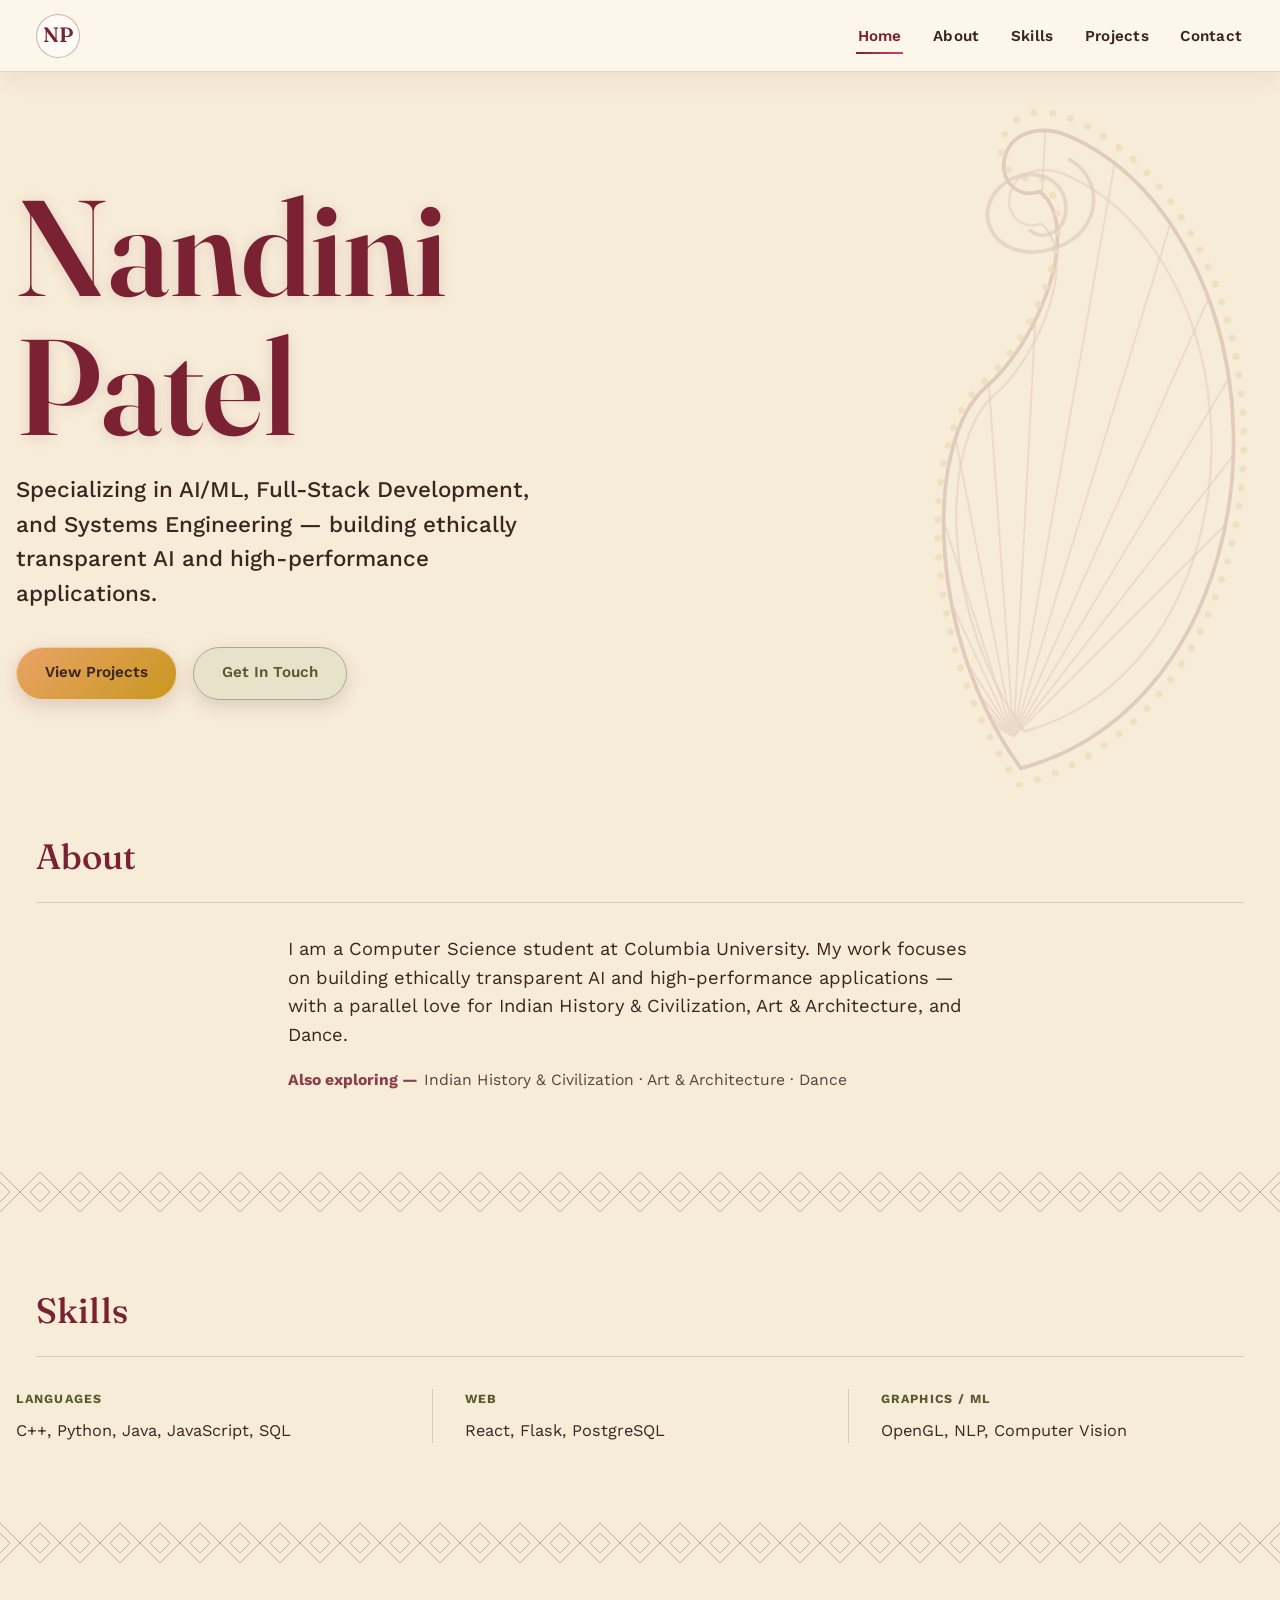
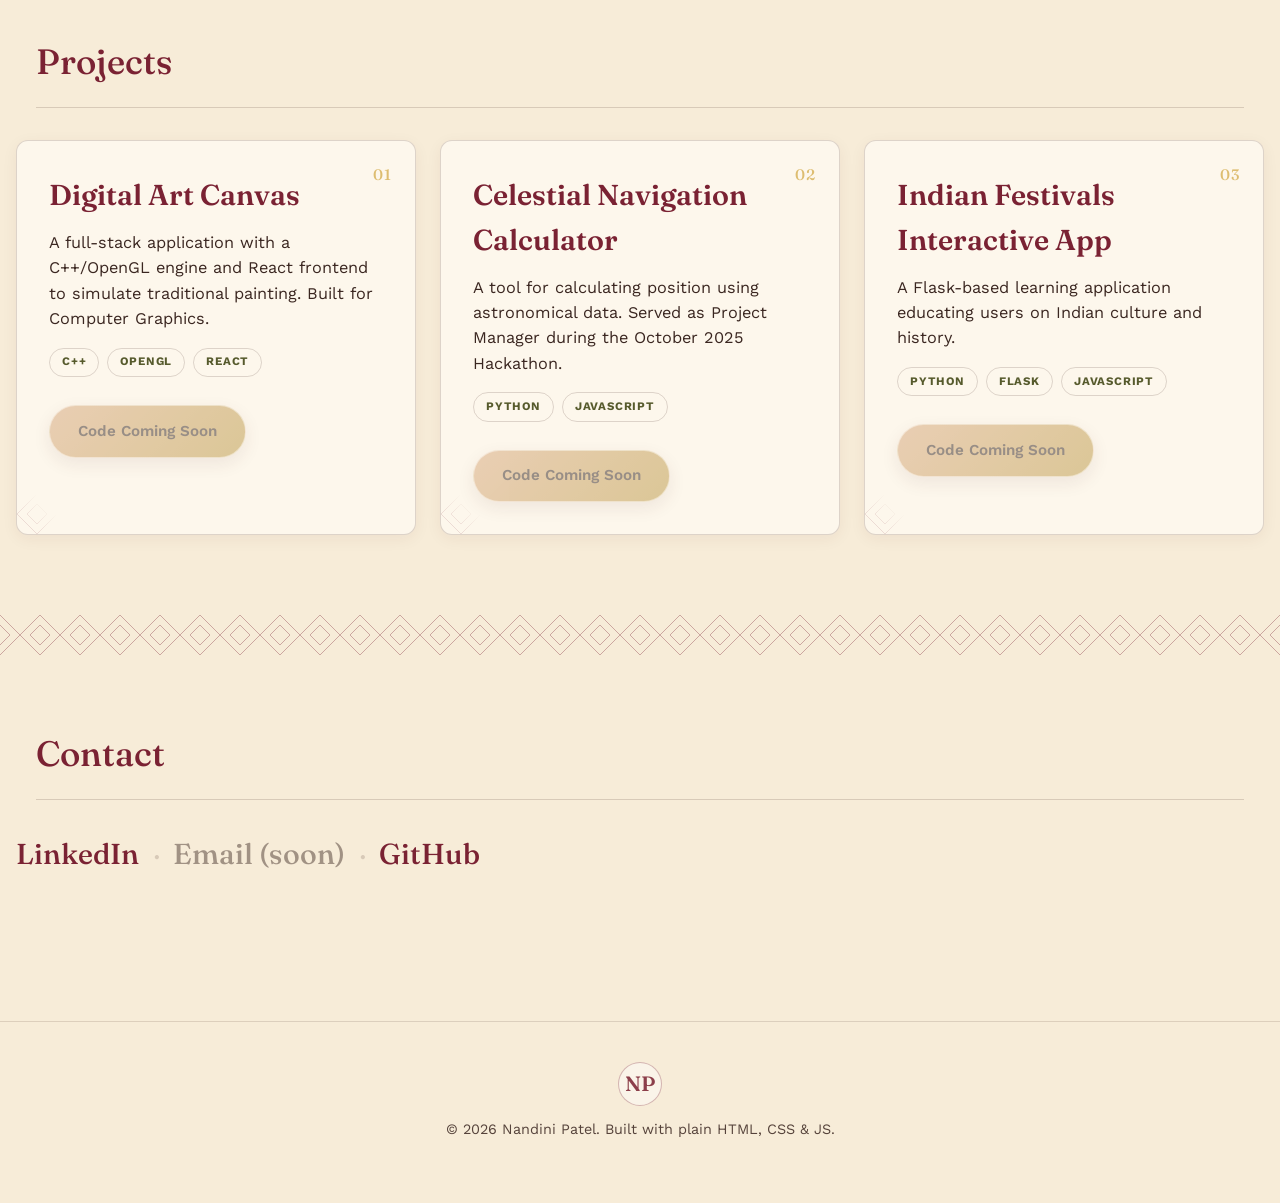
<file: index.html>
<!DOCTYPE html>
<html lang="en">
<head>
<meta charset="UTF-8">
<meta name="viewport" content="width=device-width, initial-scale=1.0">
<title>Nandini Patel — Computer Science @ Columbia</title>
<meta name="description" content="Portfolio of Nandini Patel, Computer Science student at Columbia University specializing in AI/ML, full-stack development, and systems engineering.">
<link rel="preconnect" href="https://fonts.googleapis.com">
<link rel="stylesheet" href="style.css">
</head>
<body>
<a class="skip-link" href="#main">Skip to content</a>

<nav class="site-nav">
  <div class="wrap">
    <a href="#top" class="logo">NP</a>
    <button class="nav-toggle" aria-label="Toggle navigation" aria-expanded="false">
      <span></span><span></span><span></span>
    </button>
    <ul class="nav-links">
      <li><a href="#top">Home</a></li>
      <li><a href="#about">About</a></li>
      <li><a href="#skills">Skills</a></li>
      <li><a href="#projects">Projects</a></li>
      <li><a href="#contact">Contact</a></li>
    </ul>
  </div>
</nav>

<main id="main">
  <section class="hero wrap" id="top">
    <svg class="hero-paisley" viewBox="0 0 600 780" aria-hidden="true" focusable="false" xmlns="http://www.w3.org/2000/svg">
      <defs>
        <clipPath id="paisleyBody">
          <path d="M300 760
                   C 520 700, 582 400, 480 210
                   C 435 125, 380 95, 350 82
                   C 320 70, 288 78, 282 108
                   C 278 130, 296 150, 320 142
                   C 366 178, 322 300, 262 352
                   C 196 410, 198 620, 300 760 Z"/>
        </clipPath>
      </defs>

      <!-- radiating fan-line texture, clipped to the teardrop body -->
      <g clip-path="url(#paisleyBody)" stroke="#7a2233" stroke-width="2" class="paisley-fan">
        <g transform="translate(292,726)">
          <line y2="-860" transform="rotate(-60)"/>
          <line y2="-860" transform="rotate(-53)"/>
          <line y2="-860" transform="rotate(-46)"/>
          <line y2="-860" transform="rotate(-39)"/>
          <line y2="-860" transform="rotate(-32)"/>
          <line y2="-860" transform="rotate(-25)"/>
          <line y2="-860" transform="rotate(-18)"/>
          <line y2="-860" transform="rotate(-11)"/>
          <line y2="-860" transform="rotate(-4)"/>
          <line y2="-860" transform="rotate(3)"/>
          <line y2="-860" transform="rotate(10)"/>
          <line y2="-860" transform="rotate(17)"/>
          <line y2="-860" transform="rotate(24)"/>
          <line y2="-860" transform="rotate(31)"/>
          <line y2="-860" transform="rotate(38)"/>
          <line y2="-860" transform="rotate(45)"/>
        </g>
      </g>

      <!-- inner outline echo -->
      <path class="paisley-inner" d="M300 760
               C 520 700, 582 400, 480 210
               C 435 125, 380 95, 350 82
               C 320 70, 288 78, 282 108
               C 278 130, 296 150, 320 142
               C 366 178, 322 300, 262 352
               C 196 410, 198 620, 300 760 Z"
        fill="none" stroke="#7a2233" stroke-width="3"
        transform="translate(330,430) scale(0.88) translate(-330,-430)"/>

      <!-- main outline -->
      <path d="M300 760
               C 520 700, 582 400, 480 210
               C 435 125, 380 95, 350 82
               C 320 70, 288 78, 282 108
               C 278 130, 296 150, 320 142
               C 366 178, 322 300, 262 352
               C 196 410, 198 620, 300 760 Z"
        fill="none" stroke="#7a2233" stroke-width="4"/>

      <!-- beaded / dotted border running just outside the outline -->
      <path class="paisley-beads" d="M300 760
               C 520 700, 582 400, 480 210
               C 435 125, 380 95, 350 82
               C 320 70, 288 78, 282 108
               C 278 130, 296 150, 320 142
               C 366 178, 322 300, 262 352
               C 196 410, 198 620, 300 760 Z"
        fill="none" stroke="#c9971f" stroke-width="7"
        stroke-linecap="round" stroke-dasharray="0.1 19"
        transform="translate(330,430) scale(1.055) translate(-330,-430)"/>

      <!-- spiral curl at the tail -->
      <path class="paisley-spiral" d="M352 108
               C 392 128, 388 196, 322 206
               C 268 214, 244 160, 284 132
               C 312 113, 350 128, 348 162
               C 347 184, 326 196, 310 184"
        fill="none" stroke="#7a2233" stroke-width="4" stroke-linecap="round"/>
    </svg>
    <div class="hero-inner">
      <h1 class="stack-text">Nandini<br>Patel</h1>
      <p class="tagline">Specializing in AI/ML, Full-Stack Development, and Systems Engineering — building ethically transparent AI and high-performance applications.</p>
      <div class="hero-ctas">
        <a href="#projects" class="btn btn-gold">View Projects</a>
        <a href="#contact" class="btn btn-ruby">Get In Touch</a>
      </div>
    </div>
  </section>

  <section id="about">
    <header class="section-head wrap">
      <h2 class="section-label">About</h2>
    </header>

    <div class="wrap about-content reveal">
      <p class="about-bio">I am a Computer Science student at Columbia University. My work focuses on building ethically transparent AI and high-performance applications — with a parallel love for Indian History &amp; Civilization, Art &amp; Architecture, and Dance.</p>
      <p class="about-interests"><span class="label">Also exploring —</span>Indian History &amp; Civilization · Art &amp; Architecture · Dance</p>
    </div>
  </section>

  <div class="lattice-divider" aria-hidden="true"></div>

  <section id="skills">
    <header class="section-head wrap">
      <h2 class="section-label">Skills</h2>
    </header>

    <div class="wrap skills-list reveal">
      <div class="skills-group">
        <h3>Languages</h3>
        <p>C++, Python, Java, JavaScript, SQL</p>
      </div>

      <div class="skills-group">
        <h3>Web</h3>
        <p>React, Flask, PostgreSQL</p>
      </div>

      <div class="skills-group">
        <h3>Graphics / ML</h3>
        <p>OpenGL, NLP, Computer Vision</p>
      </div>
    </div>
  </section>

  <div class="lattice-divider" aria-hidden="true"></div>

  <section id="projects">
    <header class="section-head wrap">
      <h2 class="section-label">Projects</h2>
    </header>

    <div class="wrap projects-grid">
      <article class="project-card reveal">
        <span class="project-num" aria-hidden="true">01</span>
        <h3>Digital Art Canvas</h3>
        <p>A full-stack application with a C++/OpenGL engine and React frontend to simulate traditional painting. Built for Computer Graphics.</p>
        <ul class="project-tags">
          <li>C++</li><li>OpenGL</li><li>React</li>
        </ul>
        <span class="btn btn-gold btn-disabled" aria-disabled="true">Code Coming Soon</span>
      </article>

      <article class="project-card reveal">
        <span class="project-num" aria-hidden="true">02</span>
        <h3>Celestial Navigation Calculator</h3>
        <p>A tool for calculating position using astronomical data. Served as Project Manager during the October 2025 Hackathon.</p>
        <ul class="project-tags">
          <li>Python</li><li>JavaScript</li>
        </ul>
        <span class="btn btn-gold btn-disabled" aria-disabled="true">Code Coming Soon</span>
      </article>

      <article class="project-card reveal">
        <span class="project-num" aria-hidden="true">03</span>
        <h3>Indian Festivals Interactive App</h3>
        <p>A Flask-based learning application educating users on Indian culture and history.</p>
        <ul class="project-tags">
          <li>Python</li><li>Flask</li><li>JavaScript</li>
        </ul>
        <span class="btn btn-gold btn-disabled" aria-disabled="true">Code Coming Soon</span>
      </article>
    </div>
  </section>

  <div class="lattice-divider" aria-hidden="true"></div>

  <section id="contact">
    <header class="section-head wrap">
      <h2 class="section-label">Contact</h2>
    </header>

    <div class="wrap contact-row reveal">
      <a class="contact-link" href="https://linkedin.com/in/nandinipatel" target="_blank" rel="noopener">LinkedIn</a>
      <span class="contact-sep" aria-hidden="true">·</span>
      <span class="contact-link is-disabled" aria-disabled="true">Email (soon)</span>
      <span class="contact-sep" aria-hidden="true">·</span>
      <a class="contact-link" href="https://github.com/NandiniiPatel" target="_blank" rel="noopener">GitHub</a>
    </div>
  </section>
</main>

<footer class="site-footer">
  <div class="wrap">
    <span class="logo">NP</span>
    <p>&copy; <span id="year"></span> Nandini Patel. Built with plain HTML, CSS &amp; JS.</p>
  </div>
</footer>

<script src="script.js"></script>
</body>
</html>
</file>
<file: style.css>
/* ============================================================
   Nandini Patel — Portfolio
   Jewel-toned Indian-royal palette (burgundy/magenta, gold,
   sage) on flat cream. Structural signature: a jali (lattice)
   divider between sections, in place of decorative glass/blur.
   Understated serif display type, quiet section rhythm.
   ============================================================ */

@import url('https://fonts.googleapis.com/css2?family=Fraunces:opsz,wght@9..144,400..700&family=Work+Sans:wght@400;500;600;700;800&display=swap');

:root {
  --cream: #f7ecd8;
  --cream-soft: #fdf7ec;
  --ink: #3a2620;

  --burgundy: #7a2233;
  --burgundy-deep: #5c1726;
  --magenta: #c9457a;
  --magenta-light: #dd7aa0;

  --orange: #d97a37;
  --orange-light: #e9a366;
  --gold: #c9971f;
  --gold-light: #e0b64f;

  --sage: #9caf88;
  --sage-light: #c3d2b3;
  --olive: #74793f;
  --olive-deep: #565a2c;

  --line: rgba(58, 26, 20, 0.16);

  --font-display: 'Fraunces', Georgia, 'Times New Roman', serif;
  --font-body: 'Work Sans', -apple-system, Segoe UI, sans-serif;

  --nav-h: 4.5rem;
  --shadow-btn: 0 6px 18px rgba(90, 30, 40, 0.16);
  --shadow-btn-hover: 0 12px 28px rgba(90, 30, 40, 0.22);
}

/* ---------- Reset ---------- */
* { box-sizing: border-box; }
html { scroll-behavior: smooth; }
body {
  margin: 0;
  background: var(--cream);
  color: var(--ink);
  font-family: var(--font-body);
  line-height: 1.55;
  overflow-x: hidden;
  position: relative;
}
img, svg { max-width: 100%; display: block; }
a { color: inherit; text-decoration: none; }
ul { margin: 0; padding: 0; list-style: none; }
h1, h2, h3, h4 { font-family: var(--font-display); margin: 0; }
p { margin: 0 0 1em; }

@media (prefers-reduced-motion: reduce) {
  html { scroll-behavior: auto; }
  *, *::before, *::after { animation-duration: 0.001ms !important; animation-iteration-count: 1 !important; transition-duration: 0.001ms !important; }
}

.skip-link {
  position: absolute;
  left: 1rem;
  top: -4rem;
  background: var(--gold);
  color: var(--ink);
  padding: 0.6rem 1.1rem;
  border-radius: 999px;
  font-weight: 700;
  z-index: 999;
  transition: top 0.2s ease;
}
.skip-link:focus { top: 1rem; }

.wrap {
  max-width: 78rem;
  margin: 0 auto;
  padding: 0 1.25rem;
}

/* ---------- Nav ---------- */
.site-nav {
  position: sticky;
  top: 0;
  z-index: 100;
  height: var(--nav-h);
  display: flex;
  align-items: center;
  background: rgba(255, 250, 240, 0.75);
  backdrop-filter: blur(14px);
  -webkit-backdrop-filter: blur(14px);
  border-bottom: 1px solid var(--line);
  box-shadow: 0 8px 24px rgba(90, 30, 40, 0.06);
}
.site-nav .wrap {
  width: 100%;
  display: flex;
  align-items: center;
  justify-content: space-between;
}
.logo {
  font-family: var(--font-display);
  font-weight: 600;
  font-size: 1.3rem;
  color: var(--burgundy);
  border: 1.5px solid rgba(122, 34, 51, 0.35);
  border-radius: 999px;
  width: 2.75rem;
  height: 2.75rem;
  display: flex;
  align-items: center;
  justify-content: center;
  flex-shrink: 0;
  background: rgba(255, 255, 255, 0.5);
}
.nav-links {
  display: flex;
  gap: 1.75rem;
}
.nav-links a {
  font-weight: 600;
  letter-spacing: 0.02em;
  font-size: 0.95rem;
  padding: 0.35rem 0.1rem;
  position: relative;
  color: var(--ink);
}
.nav-links a::after {
  content: "";
  position: absolute;
  left: 0; right: 100%;
  bottom: -4px;
  height: 2px;
  background: linear-gradient(90deg, var(--burgundy), var(--magenta));
  transition: right 0.25s ease;
}
.nav-links a:hover::after,
.nav-links a:focus-visible::after { right: 0; }
.nav-links a.active { color: var(--burgundy); }
.nav-links a.active::after { right: 0; background: linear-gradient(90deg, var(--burgundy), var(--magenta)); }

.nav-toggle {
  display: none;
  flex-direction: column;
  gap: 5px;
  background: none;
  border: 1.5px solid rgba(122, 34, 51, 0.35);
  border-radius: 0.6rem;
  padding: 0.5rem 0.6rem;
  cursor: pointer;
}
.nav-toggle span {
  width: 22px;
  height: 2px;
  background: var(--burgundy);
  display: block;
  transition: transform 0.25s ease, opacity 0.25s ease;
}
.nav-toggle[aria-expanded="true"] span:nth-child(1) { transform: translateY(7px) rotate(45deg); }
.nav-toggle[aria-expanded="true"] span:nth-child(2) { opacity: 0; }
.nav-toggle[aria-expanded="true"] span:nth-child(3) { transform: translateY(-7px) rotate(-45deg); }

@media (max-width: 768px) {
  .nav-toggle { display: flex; }
  .nav-links {
    position: absolute;
    top: var(--nav-h);
    left: 0; right: 0;
    flex-direction: column;
    gap: 0;
    background: rgba(255, 250, 240, 0.95);
    backdrop-filter: blur(14px);
    -webkit-backdrop-filter: blur(14px);
    border-bottom: 1px solid var(--line);
    max-height: 0;
    overflow: hidden;
    transition: max-height 0.3s ease;
  }
  .nav-links.open { max-height: 24rem; }
  .nav-links a {
    padding: 1rem 1.25rem;
    border-bottom: 1px solid var(--line);
    font-size: 1.05rem;
    display: block;
  }
}

/* ---------- Buttons ---------- */
.btn {
  display: inline-flex;
  align-items: center;
  gap: 0.5rem;
  font-family: var(--font-body);
  font-weight: 600;
  font-size: 0.95rem;
  padding: 0.85rem 1.75rem;
  border-radius: 999px;
  border: 1.5px solid transparent;
  box-shadow: var(--shadow-btn);
  transition: transform 0.2s ease, box-shadow 0.2s ease, background 0.2s ease;
  cursor: pointer;
}
.btn:hover, .btn:focus-visible {
  transform: translateY(-3px);
  box-shadow: var(--shadow-btn-hover);
}
.btn:active { transform: translateY(0); box-shadow: var(--shadow-btn); }
.btn-gold { background: linear-gradient(135deg, var(--orange-light), var(--gold)); color: var(--ink); border-color: rgba(255, 255, 255, 0.5); }
.btn-ruby { background: rgba(156, 175, 136, 0.16); color: var(--olive-deep); border-color: var(--sage); }
.btn-ruby:hover { background: rgba(156, 175, 136, 0.3); }
.btn-disabled {
  opacity: 0.5;
  cursor: default;
  filter: grayscale(0.3);
}
.btn-disabled:hover { transform: none; box-shadow: var(--shadow-btn); }

/* ---------- Display headline ---------- */
.stack-text {
  font-family: var(--font-display);
  font-weight: 600;
  line-height: 1.02;
  color: var(--burgundy);
  text-shadow: 0 2px 14px rgba(122, 34, 51, 0.15);
}

/* ---------- Section header: quiet, no eyebrow/pun ---------- */
.section-head { padding-top: 3.5rem; }
.section-label {
  font-family: var(--font-display);
  font-weight: 500;
  font-size: clamp(1.6rem, 3vw, 2.2rem);
  color: var(--burgundy);
  padding-bottom: 1.1rem;
  border-bottom: 1px solid var(--line);
}

/* ---------- One-page anchor sections: offset scroll target below sticky nav ---------- */
#top, #about, #skills, #projects, #contact {
  scroll-margin-top: var(--nav-h);
}

.reveal {
  opacity: 0;
  transform: translateY(24px);
  transition: opacity 0.6s ease, transform 0.6s ease;
}
.reveal.in-view { opacity: 1; transform: translateY(0); }

/* ---------- Signature: jali lattice divider ----------
   Straight-line interlocking diamond tile, referencing jali
   screen geometry. Used only between major sections — a quiet
   architectural seam, not a background texture. */
.lattice-divider {
  height: 2.5rem;
  margin: 1rem 0;
  background-image: url("data:image/svg+xml,%3Csvg xmlns='http://www.w3.org/2000/svg' width='40' height='40' viewBox='0 0 40 40'%3E%3Cg fill='none' stroke='rgba(122,34,51,0.35)' stroke-width='1'%3E%3Cpath d='M20 0 L40 20 L20 40 L0 20 Z'/%3E%3Cpath d='M20 10 L30 20 L20 30 L10 20 Z'/%3E%3C/g%3E%3C/svg%3E");
  background-repeat: repeat-x;
  background-position: center;
  background-size: 40px 40px;
}

/* ---------- Footer ---------- */
.site-footer {
  margin-top: 4rem;
  padding: 2.5rem 0 3rem;
  border-top: 1px solid var(--line);
  text-align: center;
  font-size: 0.9rem;
  color: var(--ink);
  opacity: 0.85;
}
.site-footer .logo { margin: 0 auto 0.75rem; }

/* ============================================================
   Page-specific layouts
   ============================================================ */

/* ---- Hero ---- */
.hero {
  position: relative;
  padding: 5rem 0 4rem;
  min-height: 78vh;
  display: flex;
  align-items: center;
}
.hero-inner { position: relative; z-index: 1; max-width: 46rem; }

/* ---- Hero paisley (kalka) motif ----
   One-off traditional buta on the empty right side. Actual SVG:
   teardrop outline, dotted gold beading, tail spiral, radiating
   fan-lines. Kept quiet so it never competes with the name. */
.hero-paisley {
  position: absolute;
  right: -3%;
  top: 50%;
  transform: translateY(-50%);
  width: min(44vw, 560px);
  height: auto;
  z-index: 0;
  pointer-events: none;
  opacity: 0.16;
}
.hero-paisley .paisley-fan { opacity: 0.55; }
.hero-paisley .paisley-inner { opacity: 0.5; }
.hero-paisley .paisley-beads { opacity: 0.85; }
.hero-paisley .paisley-spiral { opacity: 0.7; }

@media (max-width: 900px) {
  .hero-paisley { width: 60vw; right: -12%; opacity: 0.1; }
}
@media (max-width: 640px) {
  .hero-paisley { display: none; }
}
.hero h1 { font-size: clamp(3rem, 13vw, 8.5rem); margin: 1rem 0; }
.hero .tagline {
  font-size: clamp(1.05rem, 2.4vw, 1.4rem);
  font-weight: 500;
  color: var(--ink);
  max-width: 34rem;
}
.hero-ctas { display: flex; flex-wrap: wrap; gap: 1rem; margin-top: 2.25rem; }

/* ---- About: editorial column, no card chrome ---- */
.about-content {
  max-width: 44rem;
  padding: 2rem 0 4rem;
}
.about-bio { font-size: 1.15rem; }
.about-interests {
  font-size: 0.98rem;
  color: var(--ink);
  opacity: 0.85;
  margin: 0;
}
.about-interests .label {
  font-weight: 700;
  color: var(--burgundy);
  opacity: 1;
  margin-right: 0.4em;
}

/* ---- Skills: grouped list, hairline column dividers ---- */
.skills-list {
  display: grid;
  grid-template-columns: repeat(auto-fit, minmax(200px, 1fr));
  padding: 2rem 0 4rem;
}
.skills-group {
  padding: 0 2rem;
  border-left: 1px solid var(--line);
}
.skills-group:first-child { border-left: none; padding-left: 0; }
.skills-group h3 {
  font-family: var(--font-body);
  font-size: 0.78rem;
  text-transform: uppercase;
  letter-spacing: 0.09em;
  font-weight: 700;
  color: var(--olive-deep);
  margin-bottom: 0.6rem;
}
.skills-group p {
  font-size: 1.02rem;
  margin: 0;
  color: var(--ink);
}
@media (max-width: 640px) {
  .skills-group { border-left: none; border-top: 1px solid var(--line); padding: 1.5rem 0 0; }
  .skills-group:first-child { border-top: none; padding-top: 0; }
}

/* ---- Projects: the one place cards remain — a real collection ---- */
.projects-grid {
  display: grid;
  gap: 1.5rem;
  grid-template-columns: repeat(auto-fit, minmax(280px, 1fr));
  padding: 2rem 0 4rem;
}
.project-card {
  position: relative;
  overflow: hidden;
  border-radius: 0.75rem;
  border: 1px solid var(--line);
  background: var(--cream-soft);
  padding: 2rem;
  box-shadow: 0 4px 16px rgba(90, 30, 40, 0.06);
  transition: transform 0.25s ease, box-shadow 0.25s ease, border-color 0.25s ease;
}
.project-card:hover {
  transform: translateY(-4px);
  box-shadow: 0 12px 26px rgba(90, 30, 40, 0.1);
  border-color: var(--gold);
}
.project-card::before {
  content: "";
  position: absolute;
  bottom: 0;
  left: 0;
  width: 2.5rem;
  height: 2.5rem;
  pointer-events: none;
  opacity: 0.55;
  background-image: url("data:image/svg+xml,%3Csvg xmlns='http://www.w3.org/2000/svg' width='40' height='40' viewBox='0 0 40 40'%3E%3Cg fill='none' stroke='rgba(122,34,51,0.35)' stroke-width='1'%3E%3Cpath d='M20 0 L40 20 L20 40 L0 20 Z'/%3E%3Cpath d='M20 10 L30 20 L20 30 L10 20 Z'/%3E%3C/g%3E%3C/svg%3E");
  background-repeat: no-repeat;
  background-position: bottom left;
  background-size: 40px 40px;
  -webkit-mask-image: linear-gradient(to top right, rgba(0,0,0,1) 0%, rgba(0,0,0,0) 75%);
  mask-image: linear-gradient(to top right, rgba(0,0,0,1) 0%, rgba(0,0,0,0) 75%);
}
.project-num {
  position: absolute;
  top: 1.35rem;
  right: 1.5rem;
  font-family: var(--font-display);
  font-size: 0.95rem;
  font-weight: 500;
  color: var(--gold);
  opacity: 0.6;
  letter-spacing: 0.03em;
}
.project-card h3 {
  font-size: clamp(1.4rem, 3vw, 1.8rem);
  font-weight: 600;
  color: var(--burgundy);
  margin-bottom: 0.75rem;
  padding-right: 2.5rem;
}
.project-card p { font-size: 1.02rem; }
.project-tags {
  display: flex;
  flex-wrap: wrap;
  gap: 0.5rem;
  margin: 0.25rem 0 1.25rem;
}
.project-tags li {
  font-family: var(--font-body);
  font-size: 0.72rem;
  text-transform: uppercase;
  letter-spacing: 0.07em;
  font-weight: 700;
  color: var(--olive-deep);
  border: 1px solid var(--line);
  border-radius: 999px;
  padding: 0.3rem 0.75rem;
}
.project-card .btn { margin-top: 0.5rem; }

/* ---- Contact: inline link row, no card chrome ---- */
.contact-row {
  display: flex;
  flex-wrap: wrap;
  align-items: center;
  gap: 0.85rem;
  padding: 2rem 0 5rem;
  font-family: var(--font-display);
  font-size: clamp(1.3rem, 3vw, 1.8rem);
}
.contact-link { color: var(--burgundy); font-weight: 500; }
.contact-link:not(.is-disabled):hover,
.contact-link:not(.is-disabled):focus-visible { color: var(--magenta); }
.contact-link.is-disabled { color: var(--ink); opacity: 0.45; }
.contact-sep { color: var(--line); }
</file>
